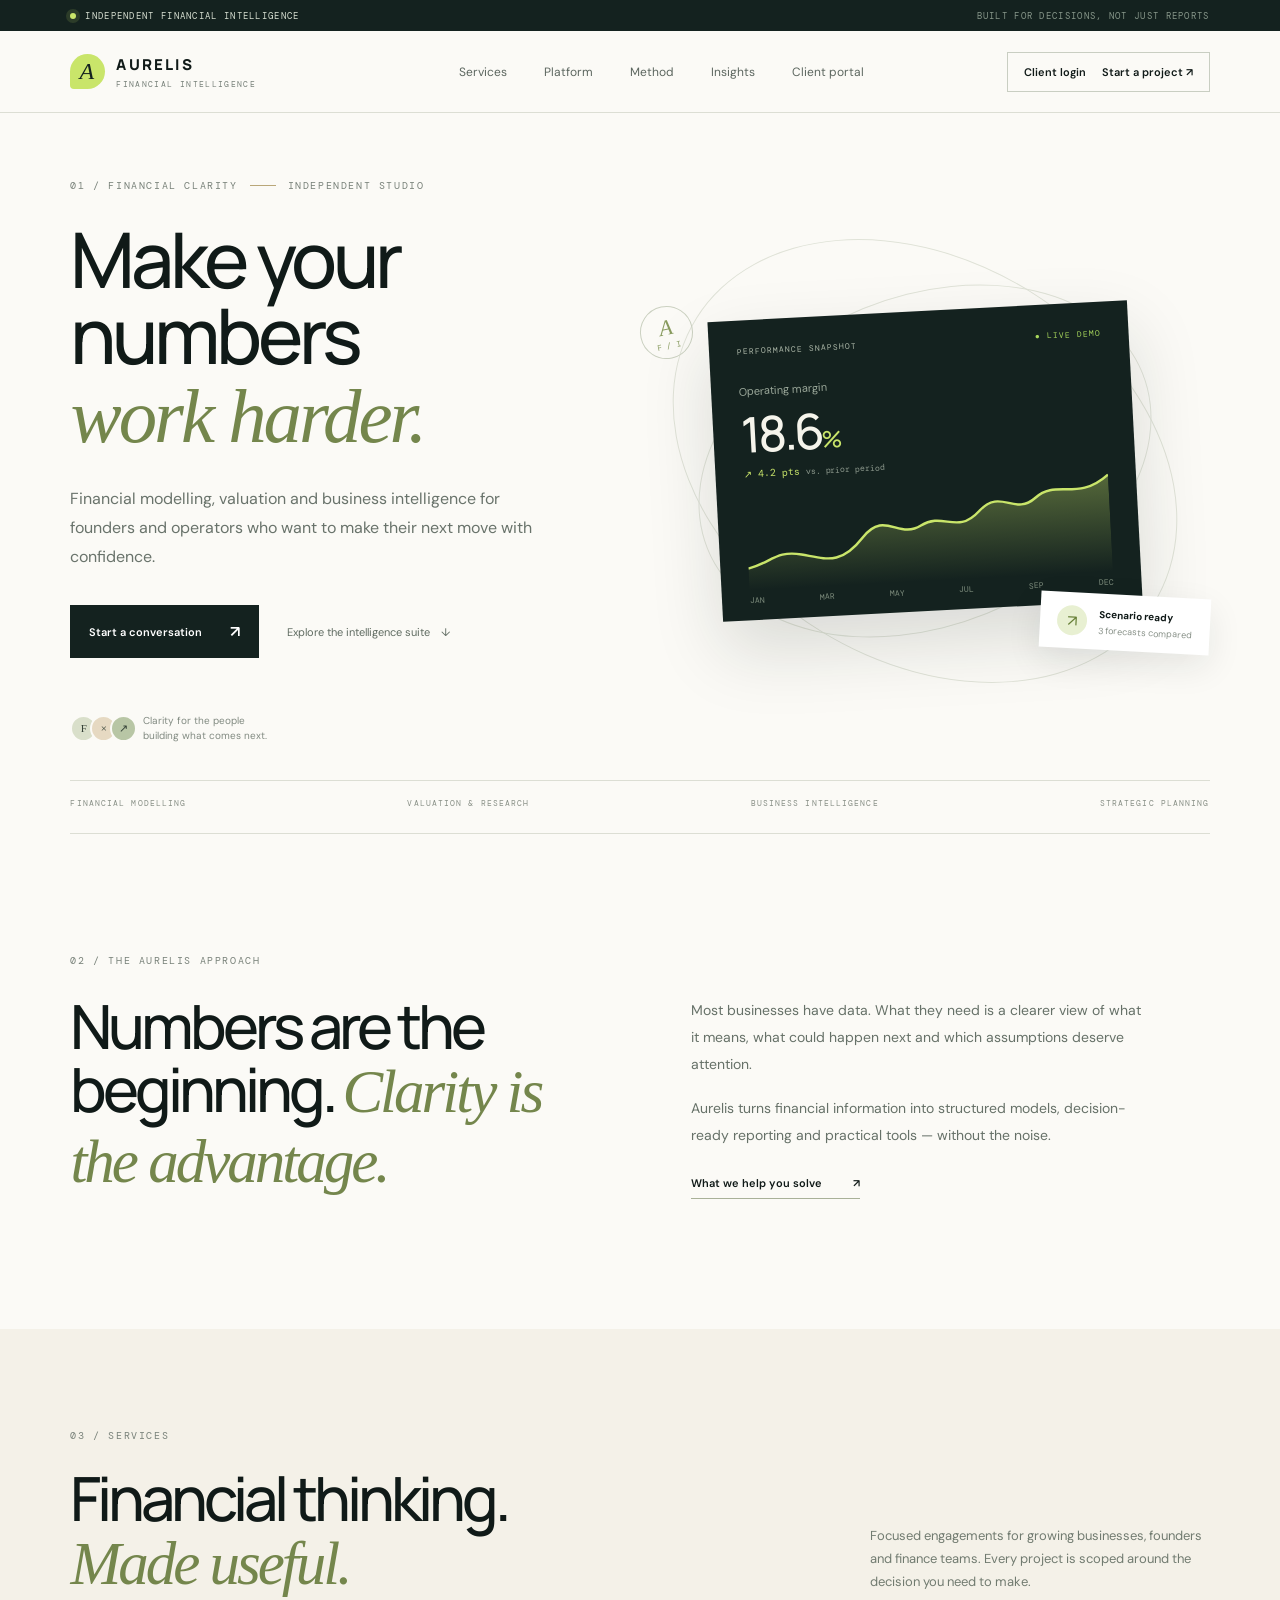
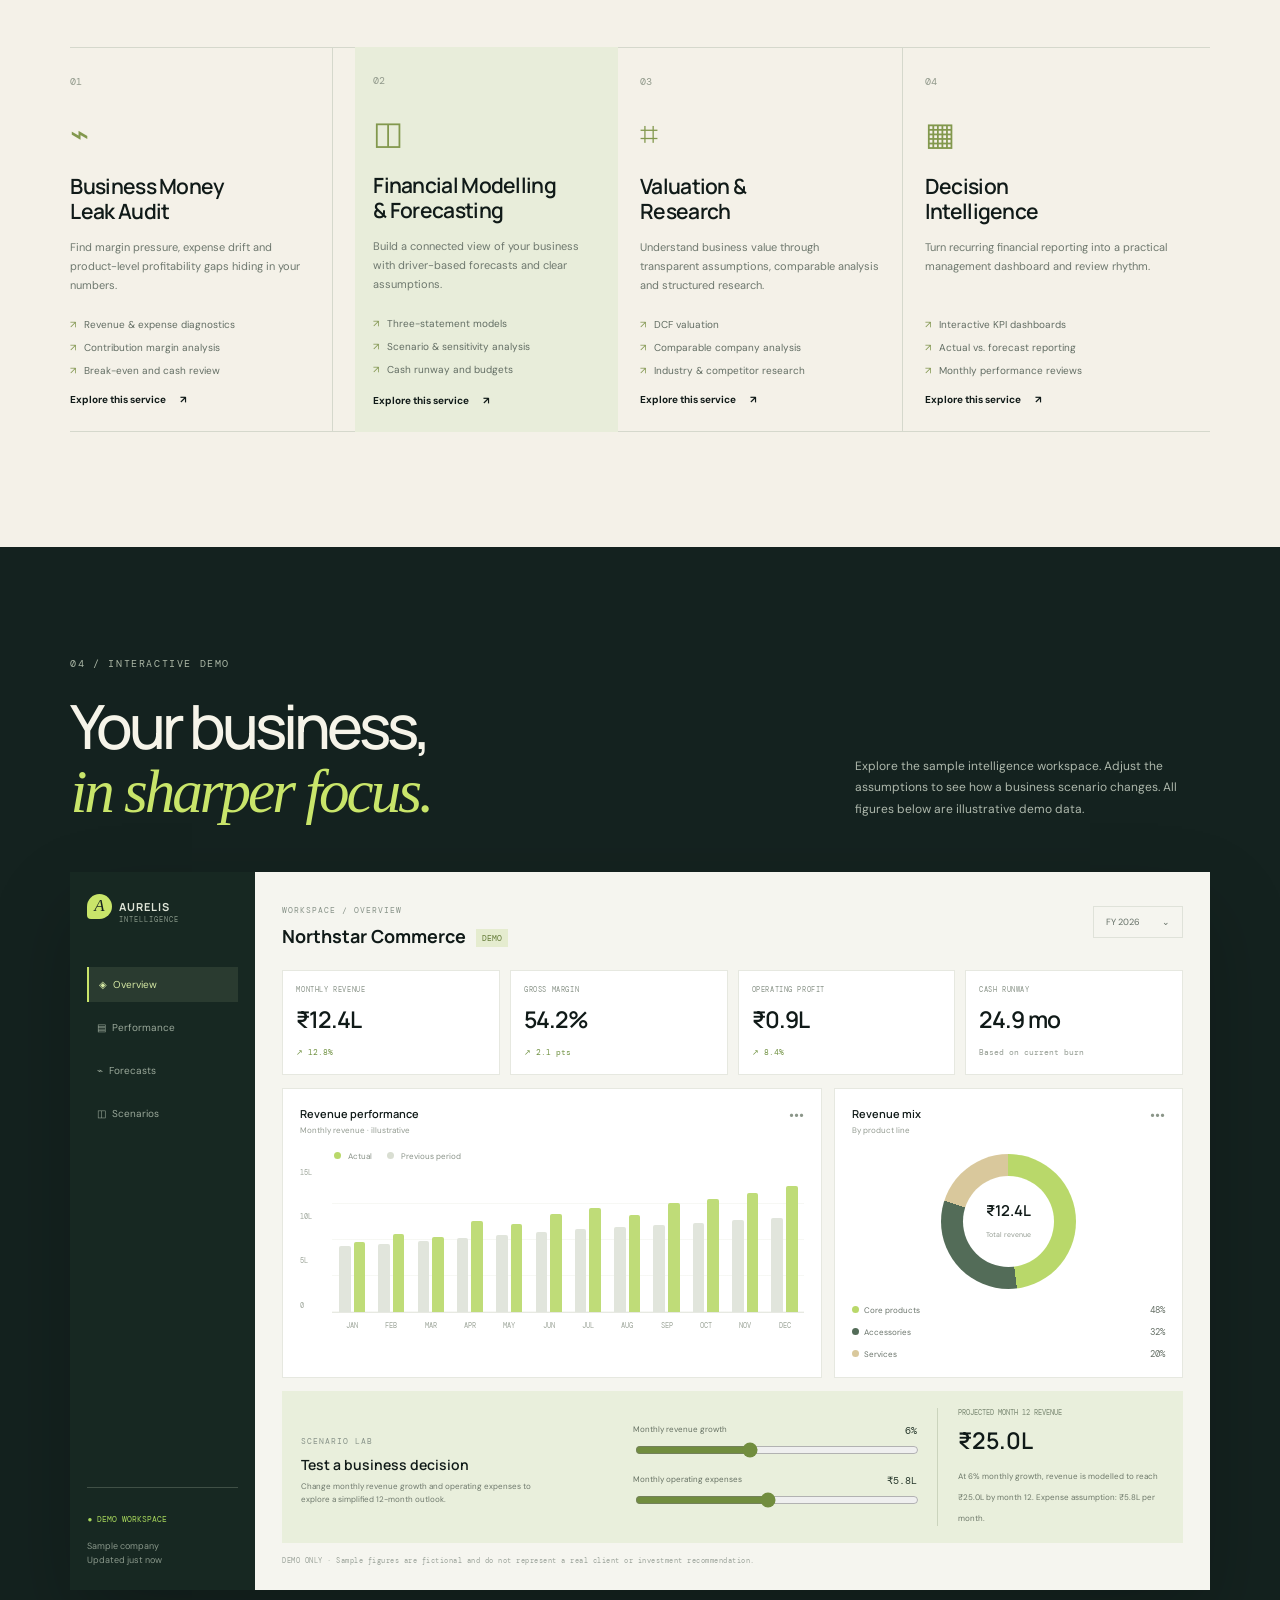
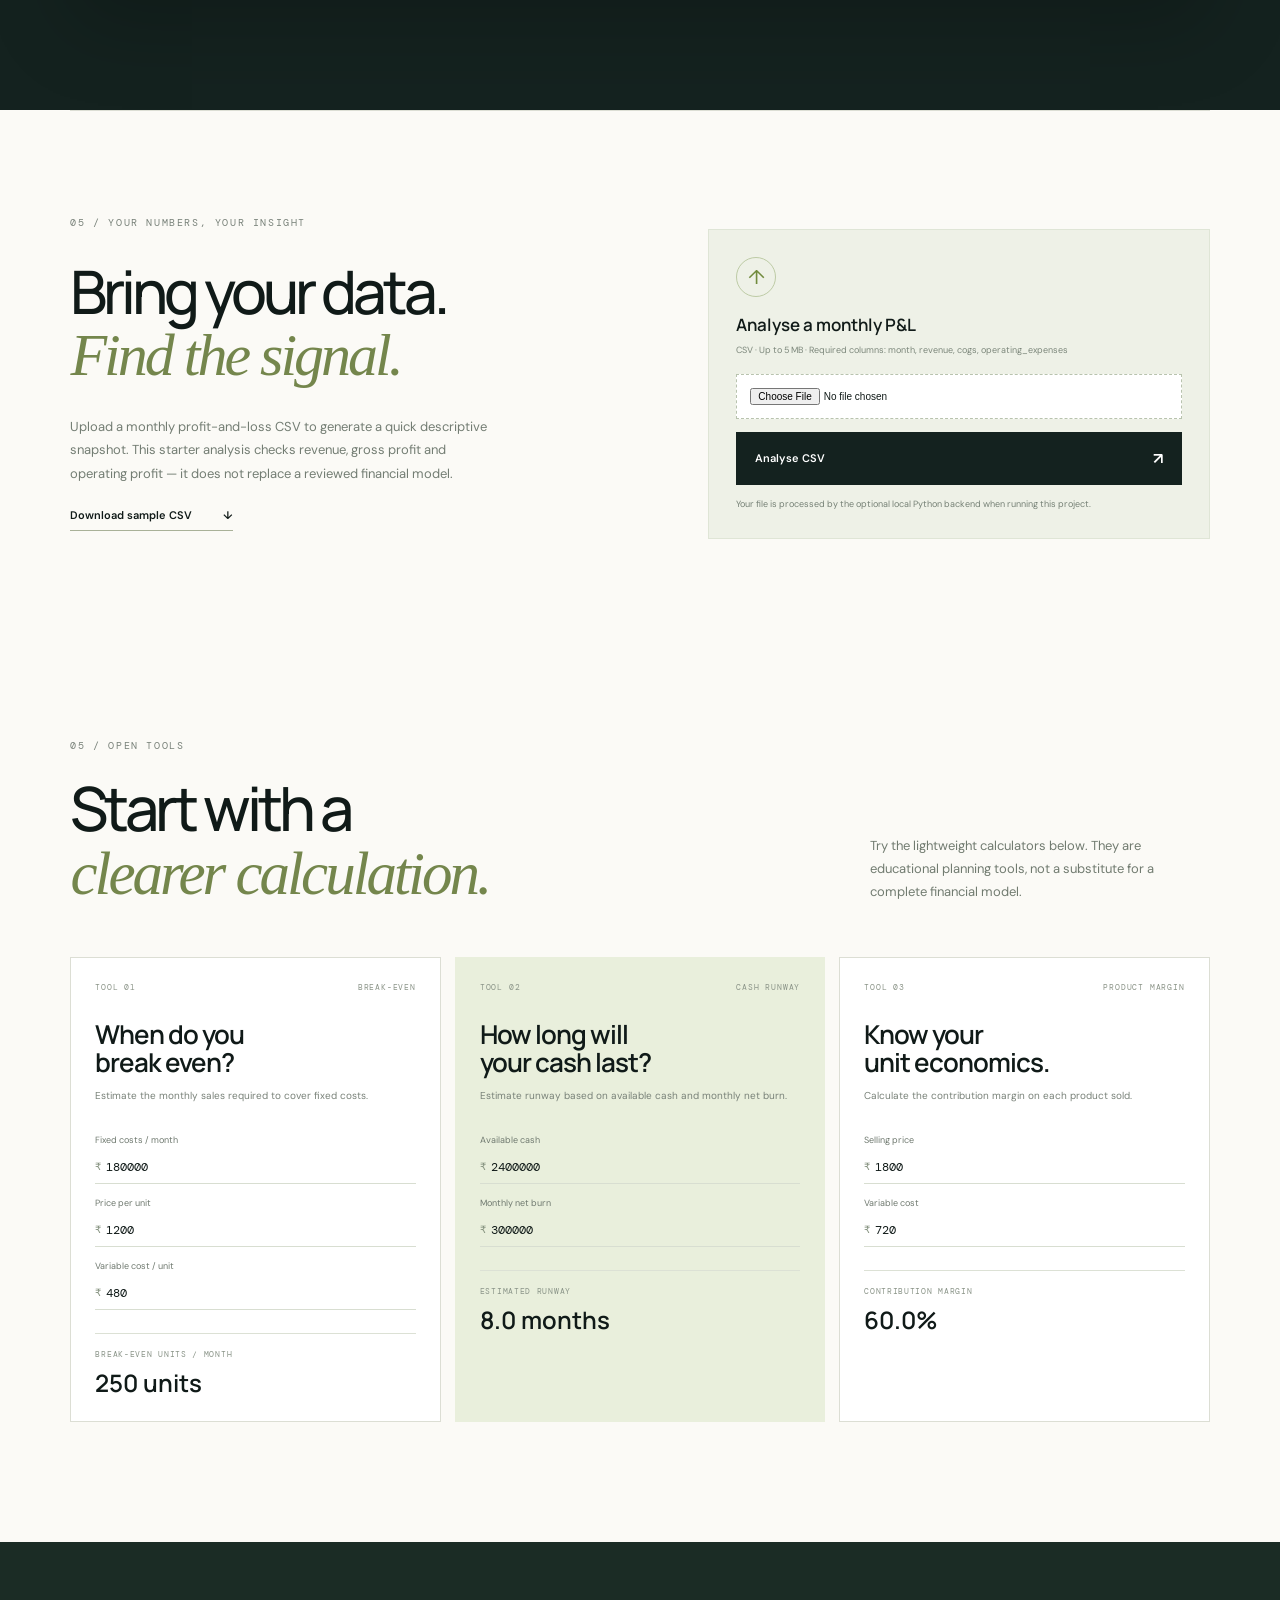
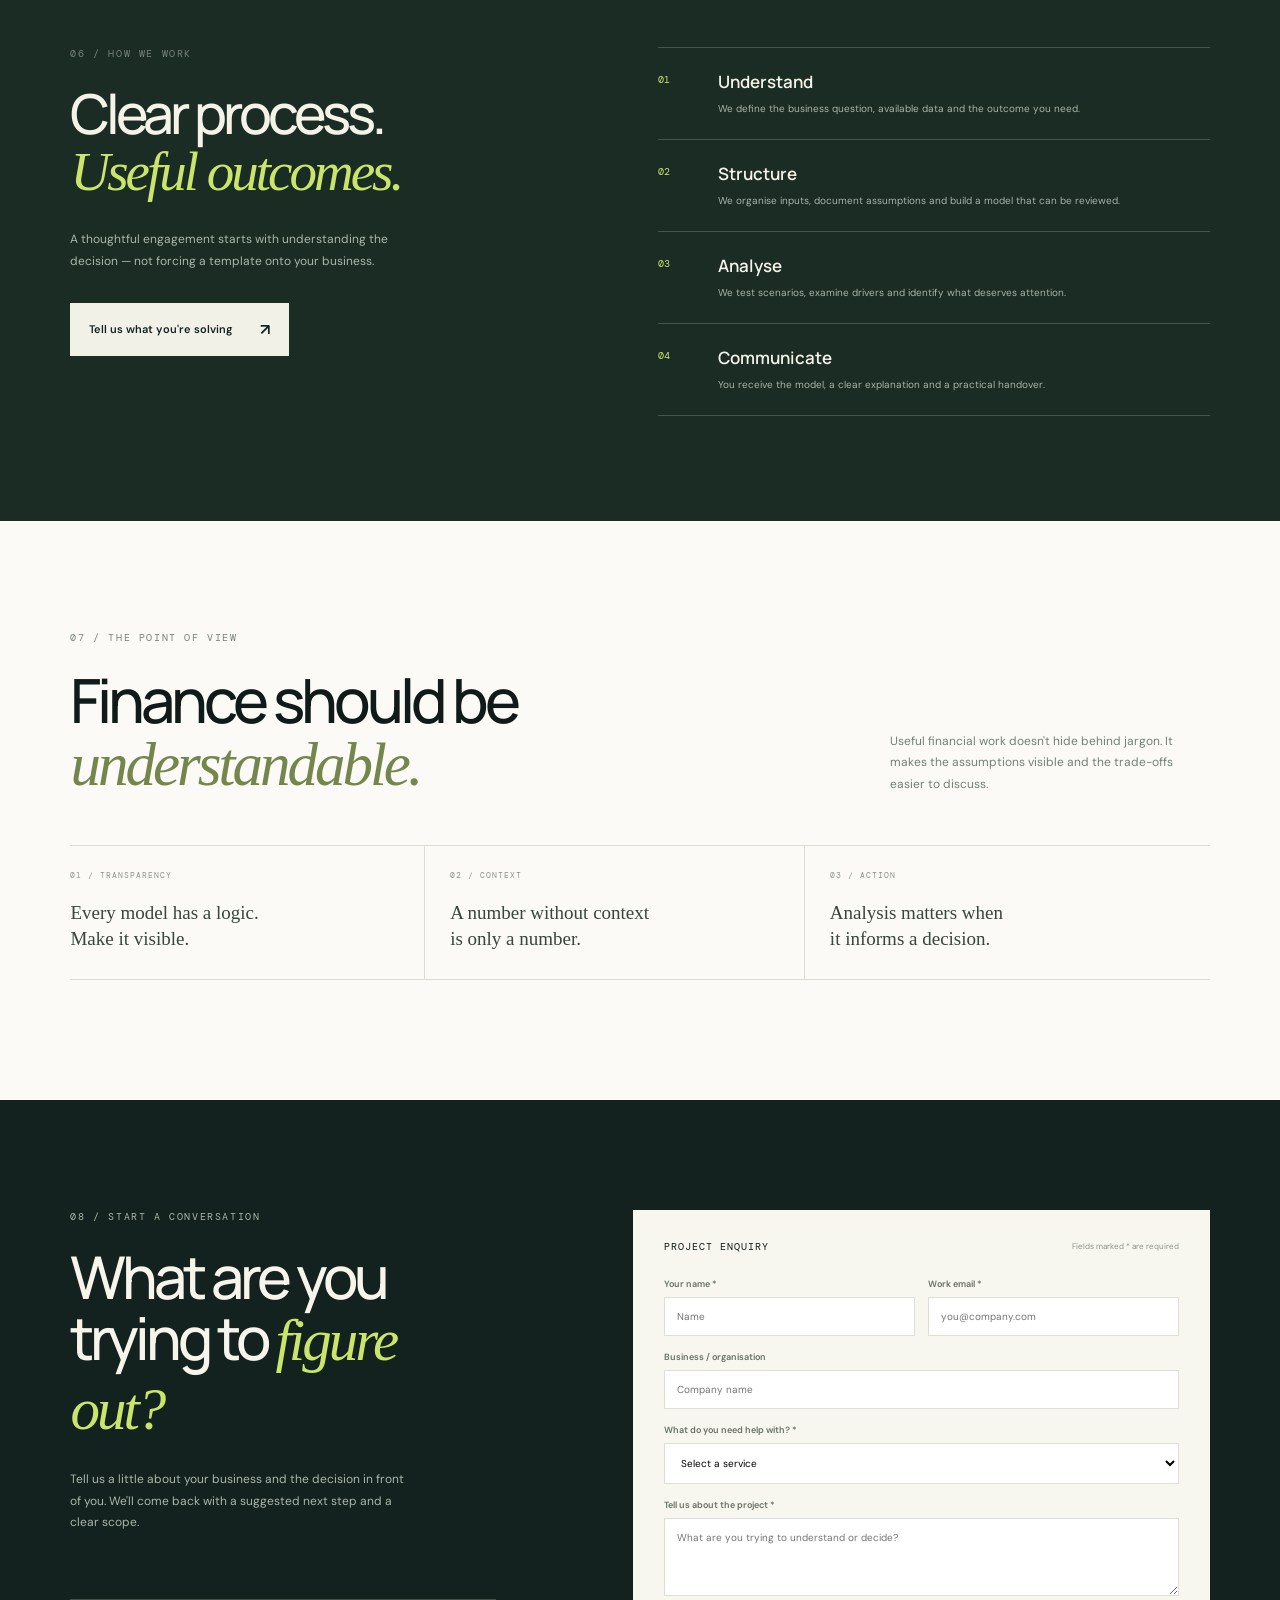
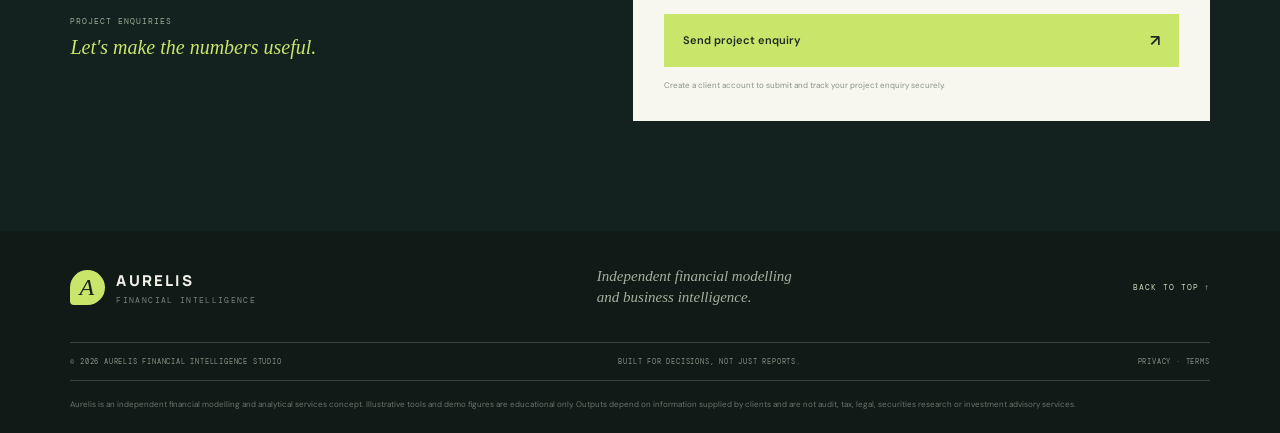
<file: index.html>
<!doctype html>
<html lang="en">
<head>
<meta charset="utf-8"><meta name="viewport" content="width=device-width,initial-scale=1">
<meta property="og:title" content="AURELIS — Financial Intelligence Studio"><meta property="og:description" content="Financial modelling, valuation and business intelligence for growing businesses."><meta property="og:type" content="website"><meta name="theme-color" content="#172820"><meta name="description" content="Aurelis Financial Intelligence Studio — financial modelling, business performance audits, valuation and decision tools for growing businesses.">
<title>Aurelis — Financial Intelligence Studio</title>
<link rel="preconnect" href="https://fonts.googleapis.com"><link rel="preconnect" href="https://fonts.gstatic.com" crossorigin>
<link href="https://fonts.googleapis.com/css2?family=DM+Mono:wght@400;500&family=DM+Sans:wght@400;500;600;700&family=Manrope:wght@400;500;600;700;800&display=swap" rel="stylesheet">
<link rel="stylesheet" href="static/styles.css">
</head>
<body>
<div class="announcement"><span class="pulse"></span> INDEPENDENT FINANCIAL INTELLIGENCE <span class="announce-right">BUILT FOR DECISIONS, NOT JUST REPORTS</span></div>
<header class="header"><a class="brand" href="#top"><span class="brand-mark">A</span><span>AURELIS<small>FINANCIAL INTELLIGENCE</small></span></a><nav id="nav"><a href="#services">Services</a><a href="#platform">Platform</a><a href="#method">Method</a><a href="#insights">Insights</a><a href="/portal">Client portal</a></nav><div class="header-cta" style="display:flex;gap:16px;align-items:center"><a href="/portal" style="color:inherit;text-decoration:none">Client login</a><a href="/portal" style="color:inherit;text-decoration:none">Start a project ↗</a></div><button class="menu-btn" id="menuBtn" aria-label="Toggle menu">☰</button></header>
<main id="top">
<section class="hero section-wrap"><div class="hero-copy"><div class="eyebrow"><span>01 / FINANCIAL CLARITY</span><i></i> INDEPENDENT STUDIO</div><h1>Make your numbers<br><em>work harder.</em></h1><p class="hero-lede">Financial modelling, valuation and business intelligence for founders and operators who want to make their next move with confidence.</p><div class="hero-actions"><a class="btn btn-dark" href="#contact">Start a conversation <span>↗</span></a><a class="text-link" href="#platform">Explore the intelligence suite <span>↓</span></a></div><div class="hero-proof"><div class="avatar-stack"><b>F</b><b>×</b><b>↗</b></div><span>Clarity for the people<br>building what comes next.</span></div></div>
<div class="hero-art"><div class="orbit orbit-one"></div><div class="orbit orbit-two"></div><div class="hero-card card-float"><div class="card-top"><span>PERFORMANCE SNAPSHOT</span><span class="live-dot">● LIVE DEMO</span></div><div class="metric-label">Operating margin</div><div class="big-number">18.6<span>%</span></div><div class="positive">↗ 4.2 pts <small>vs. prior period</small></div><svg class="hero-chart" viewBox="0 0 440 130" preserveAspectRatio="none"><defs><linearGradient id="area" x1="0" x2="0" y1="0" y2="1"><stop offset="0" stop-color="#c9e56a" stop-opacity=".36"/><stop offset="1" stop-color="#c9e56a" stop-opacity="0"/></linearGradient></defs><path d="M0 103 C28 97 35 82 65 89 S112 105 140 72 S183 77 211 61 S254 75 282 47 S324 56 351 34 S401 42 440 10 V130 H0Z" fill="url(#area)"/><path d="M0 103 C28 97 35 82 65 89 S112 105 140 72 S183 77 211 61 S254 75 282 47 S324 56 351 34 S401 42 440 10" fill="none" stroke="#c9e56a" stroke-width="3"/></svg><div class="chart-axis"><span>JAN</span><span>MAR</span><span>MAY</span><span>JUL</span><span>SEP</span><span>DEC</span></div></div><div class="floating-note"><span class="note-icon">↗</span><div><b>Scenario ready</b><small>3 forecasts compared</small></div></div><div class="hero-stamp">A<br><small>F / I</small></div></div>
<div class="hero-bottom"><span>FINANCIAL MODELLING</span><span>VALUATION & RESEARCH</span><span>BUSINESS INTELLIGENCE</span><span>STRATEGIC PLANNING</span></div></section>
<section class="intro section-wrap" id="method"><div class="section-kicker">02 / THE AURELIS APPROACH</div><div class="intro-grid"><h2>Numbers are the<br>beginning. <em>Clarity is<br>the advantage.</em></h2><div class="intro-text"><p>Most businesses have data. What they need is a clearer view of what it means, what could happen next and which assumptions deserve attention.</p><p>Aurelis turns financial information into structured models, decision-ready reporting and practical tools — without the noise.</p><a class="under-link" href="#services">What we help you solve <span>↗</span></a></div></div></section>
<section class="services-section" id="services"><div class="section-wrap"><div class="section-head"><div><div class="section-kicker">03 / SERVICES</div><h2>Financial thinking.<br><em>Made useful.</em></h2></div><p>Focused engagements for growing businesses, founders and finance teams. Every project is scoped around the decision you need to make.</p></div><div class="service-grid">
<article class="service-card"><div class="service-no">01</div><div class="service-icon">⌁</div><h3>Business Money<br>Leak Audit</h3><p>Find margin pressure, expense drift and product-level profitability gaps hiding in your numbers.</p><ul><li>Revenue & expense diagnostics</li><li>Contribution margin analysis</li><li>Break-even and cash review</li></ul><a href="#contact">Explore this service <span>↗</span></a></article>
<article class="service-card featured"><div class="service-no">02</div><div class="service-icon">◫</div><h3>Financial Modelling<br>& Forecasting</h3><p>Build a connected view of your business with driver-based forecasts and clear assumptions.</p><ul><li>Three-statement models</li><li>Scenario & sensitivity analysis</li><li>Cash runway and budgets</li></ul><a href="#contact">Explore this service <span>↗</span></a></article>
<article class="service-card"><div class="service-no">03</div><div class="service-icon">⌗</div><h3>Valuation &<br>Research</h3><p>Understand business value through transparent assumptions, comparable analysis and structured research.</p><ul><li>DCF valuation</li><li>Comparable company analysis</li><li>Industry & competitor research</li></ul><a href="#contact">Explore this service <span>↗</span></a></article>
<article class="service-card"><div class="service-no">04</div><div class="service-icon">▦</div><h3>Decision<br>Intelligence</h3><p>Turn recurring financial reporting into a practical management dashboard and review rhythm.</p><ul><li>Interactive KPI dashboards</li><li>Actual vs. forecast reporting</li><li>Monthly performance reviews</li></ul><a href="#contact">Explore this service <span>↗</span></a></article>
</div></div></section>
<section class="platform-section" id="platform"><div class="section-wrap"><div class="platform-head"><div><div class="section-kicker light-kicker">04 / INTERACTIVE DEMO</div><h2>Your business,<br><em>in sharper focus.</em></h2></div><p>Explore the sample intelligence workspace. Adjust the assumptions to see how a business scenario changes. All figures below are illustrative demo data.</p></div><div class="dashboard-shell"><aside class="dash-sidebar"><div class="dash-brand"><span class="brand-mark small">A</span> AURELIS <small>INTELLIGENCE</small></div><div class="dash-menu"><span class="dash-active">◈ &nbsp;Overview</span><span>▤ &nbsp;Performance</span><span>⌁ &nbsp;Forecasts</span><span>◫ &nbsp;Scenarios</span></div><div class="dash-side-bottom"><span class="live-dot">● DEMO WORKSPACE</span><small>Sample company<br>Updated just now</small></div></aside><div class="dash-main"><div class="dash-top"><div><span class="dash-overline">WORKSPACE / OVERVIEW</span><h3>Northstar Commerce <span class="demo-tag">DEMO</span></h3></div><div class="period-select">FY 2026 <span>⌄</span></div></div><div class="kpi-grid"><div class="kpi"><small>MONTHLY REVENUE</small><strong id="kpiRevenue">₹12.4L</strong><span class="kpi-up">↗ 12.8%</span></div><div class="kpi"><small>GROSS MARGIN</small><strong id="kpiMargin">54.2%</strong><span class="kpi-up">↗ 2.1 pts</span></div><div class="kpi"><small>OPERATING PROFIT</small><strong id="kpiProfit">₹1.86L</strong><span class="kpi-up">↗ 8.4%</span></div><div class="kpi"><small>CASH RUNWAY</small><strong id="kpiRunway">8.4 mo</strong><span class="kpi-neutral">Based on current burn</span></div></div><div class="dash-content-grid"><div class="dash-panel revenue-panel"><div class="panel-heading"><div><b>Revenue performance</b><small>Monthly revenue · illustrative</small></div><span class="panel-menu">•••</span></div><div class="chart-legend"><span><i class="legend-lime"></i> Actual</span><span><i class="legend-muted"></i> Previous period</span></div><div class="bar-chart" id="revenueChart"><div class="y-labels"><span>15L</span><span>10L</span><span>5L</span><span>0</span></div><div class="bars"></div></div><div class="month-labels"><span>JAN</span><span>FEB</span><span>MAR</span><span>APR</span><span>MAY</span><span>JUN</span><span>JUL</span><span>AUG</span><span>SEP</span><span>OCT</span><span>NOV</span><span>DEC</span></div></div><div class="dash-panel mix-panel"><div class="panel-heading"><div><b>Revenue mix</b><small>By product line</small></div><span class="panel-menu">•••</span></div><div class="donut-wrap"><div class="donut"><div><b>₹12.4L</b><small>Total revenue</small></div></div></div><div class="mix-legend"><span><i class="mix-a"></i> Core products <b>48%</b></span><span><i class="mix-b"></i> Accessories <b>32%</b></span><span><i class="mix-c"></i> Services <b>20%</b></span></div></div></div><div class="scenario-panel"><div><span class="scenario-label">SCENARIO LAB</span><h4>Test a business decision</h4><p>Change monthly revenue growth and operating expenses to explore a simplified 12-month outlook.</p></div><div class="scenario-controls"><label>Monthly revenue growth <strong id="growthValue">6%</strong><input id="growthSlider" type="range" min="0" max="15" value="6"></label><label>Monthly operating expenses <strong id="expenseValue">₹5.8L</strong><input id="expenseSlider" type="range" min="3" max="9" step="0.1" value="5.8"></label></div><div class="scenario-result"><small>PROJECTED MONTH 12 REVENUE</small><b id="projectedRevenue">₹25.0L</b><span id="scenarioInsight">At this growth rate, revenue more than doubles over 12 months.</span></div></div><div class="dash-disclaimer">DEMO ONLY · Sample figures are fictional and do not represent a real client or investment recommendation.</div></div></div></div></section>
<section class="upload-section section-wrap" id="analysis"><div class="section-kicker">05 / YOUR NUMBERS, YOUR INSIGHT</div><div class="upload-grid"><div><h2>Bring your data.<br><em>Find the signal.</em></h2><p>Upload a monthly profit-and-loss CSV to generate a quick descriptive snapshot. This starter analysis checks revenue, gross profit and operating profit — it does not replace a reviewed financial model.</p><a class="under-link" href="examples/sample_monthly_financials.csv" download>Download sample CSV <span>↓</span></a></div><div class="upload-card"><div class="upload-icon">↑</div><b>Analyse a monthly P&amp;L</b><small>CSV · Up to 5 MB · Required columns: month, revenue, cogs, operating_expenses</small><input type="file" id="csvFile" accept=".csv,text/csv"><button class="btn btn-dark" id="analyzeBtn" type="button">Analyse CSV <span>↗</span></button><div id="analysisStatus" class="analysis-status">Your file is processed by the optional local Python backend when running this project.</div><div id="analysisResults" class="analysis-results" hidden></div></div></div></section>
<section class="tools-section section-wrap"><div class="section-kicker">05 / OPEN TOOLS</div><div class="section-head"><h2>Start with a<br><em>clearer calculation.</em></h2><p>Try the lightweight calculators below. They are educational planning tools, not a substitute for a complete financial model.</p></div><div class="calculator-grid"><div class="calculator-card"><div class="calc-top"><span>TOOL 01</span><span>BREAK-EVEN</span></div><h3>When do you<br>break even?</h3><p>Estimate the monthly sales required to cover fixed costs.</p><label>Fixed costs / month <div class="input-wrap"><span>₹</span><input id="fixedCost" type="number" value="180000" min="0"></div></label><label>Price per unit <div class="input-wrap"><span>₹</span><input id="unitPrice" type="number" value="1200" min="0"></div></label><label>Variable cost / unit <div class="input-wrap"><span>₹</span><input id="variableCost" type="number" value="480" min="0"></div></label><div class="calc-output"><small>BREAK-EVEN UNITS / MONTH</small><strong id="breakEvenResult">250 units</strong></div></div><div class="calculator-card lime-card"><div class="calc-top"><span>TOOL 02</span><span>CASH RUNWAY</span></div><h3>How long will<br>your cash last?</h3><p>Estimate runway based on available cash and monthly net burn.</p><label>Available cash <div class="input-wrap"><span>₹</span><input id="cashAvailable" type="number" value="2400000" min="0"></div></label><label>Monthly net burn <div class="input-wrap"><span>₹</span><input id="monthlyBurn" type="number" value="300000" min="0"></div></label><div class="calc-output"><small>ESTIMATED RUNWAY</small><strong id="runwayResult">8.0 months</strong></div></div><div class="calculator-card"><div class="calc-top"><span>TOOL 03</span><span>PRODUCT MARGIN</span></div><h3>Know your<br>unit economics.</h3><p>Calculate the contribution margin on each product sold.</p><label>Selling price <div class="input-wrap"><span>₹</span><input id="sellPrice" type="number" value="1800" min="0"></div></label><label>Variable cost <div class="input-wrap"><span>₹</span><input id="productCost" type="number" value="720" min="0"></div></label><div class="calc-output"><small>CONTRIBUTION MARGIN</small><strong id="marginResult">60.0%</strong></div></div></div></section>
<section class="process-section"><div class="section-wrap process-grid"><div><div class="section-kicker">06 / HOW WE WORK</div><h2>Clear process.<br><em>Useful outcomes.</em></h2><p class="process-intro">A thoughtful engagement starts with understanding the decision — not forcing a template onto your business.</p><a class="btn btn-light" href="#contact">Tell us what you're solving <span>↗</span></a></div><div class="process-list"><div><span>01</span><section><h3>Understand</h3><p>We define the business question, available data and the outcome you need.</p></section></div><div><span>02</span><section><h3>Structure</h3><p>We organise inputs, document assumptions and build a model that can be reviewed.</p></section></div><div><span>03</span><section><h3>Analyse</h3><p>We test scenarios, examine drivers and identify what deserves attention.</p></section></div><div><span>04</span><section><h3>Communicate</h3><p>You receive the model, a clear explanation and a practical handover.</p></section></div></div></div></section>
<section class="insights-section section-wrap" id="insights"><div class="section-kicker">07 / THE POINT OF VIEW</div><div class="insights-head"><h2>Finance should be<br><em>understandable.</em></h2><p>Useful financial work doesn't hide behind jargon. It makes the assumptions visible and the trade-offs easier to discuss.</p></div><div class="insight-strip"><div><span>01 / TRANSPARENCY</span><b>Every model has a logic.<br>Make it visible.</b></div><div><span>02 / CONTEXT</span><b>A number without context<br>is only a number.</b></div><div><span>03 / ACTION</span><b>Analysis matters when<br>it informs a decision.</b></div></div></section>
<section class="contact-section" id="contact"><div class="section-wrap contact-grid"><div><div class="section-kicker light-kicker">08 / START A CONVERSATION</div><h2>What are you<br>trying to <em>figure out?</em></h2><p>Tell us a little about your business and the decision in front of you. We'll come back with a suggested next step and a clear scope.</p><div class="contact-aside"><span>PROJECT ENQUIRIES</span><b>Let's make the numbers useful.</b></div></div><form id="enquiryForm" class="enquiry-form"><div class="form-heading"><span>PROJECT ENQUIRY</span><small>Fields marked * are required</small></div><div class="form-row"><label>Your name *<input name="name" required placeholder="Name"></label><label>Work email *<input name="email" type="email" required placeholder="you@company.com"></label></div><label>Business / organisation<input name="business" placeholder="Company name"></label><label>What do you need help with? *<select name="service" required><option value="">Select a service</option><option>Business Money Leak Audit</option><option>Financial Modelling & Forecasting</option><option>Valuation & Research</option><option>Decision Intelligence Dashboard</option><option>Not sure yet — let's discuss</option></select></label><label>Tell us about the project *<textarea name="message" required rows="4" placeholder="What are you trying to understand or decide?"></textarea></label><button class="btn btn-lime" type="submit">Send project enquiry <span>↗</span></button><p class="form-note" id="formStatus">Create a client account to submit and track your project enquiry securely.</p></form></div></section>
</main>
<footer class="footer"><div class="section-wrap footer-top"><a class="brand footer-brand" href="#top"><span class="brand-mark">A</span><span>AURELIS<small>FINANCIAL INTELLIGENCE</small></span></a><p>Independent financial modelling<br>and business intelligence.</p><a href="#top" class="back-top">BACK TO TOP ↑</a></div><div class="section-wrap footer-bottom"><span>© 2026 AURELIS FINANCIAL INTELLIGENCE STUDIO</span><span>BUILT FOR DECISIONS, NOT JUST REPORTS.</span><span><a href="/privacy">PRIVACY</a> · <a href="/terms">TERMS</a></span></div><div class="section-wrap legal-note">Aurelis is an independent financial modelling and analytical services concept. Illustrative tools and demo figures are educational only. Outputs depend on information supplied by clients and are not audit, tax, legal, securities research or investment advisory services.</div></footer>
<script src="static/app.js"></script>
</body></html>
</file>
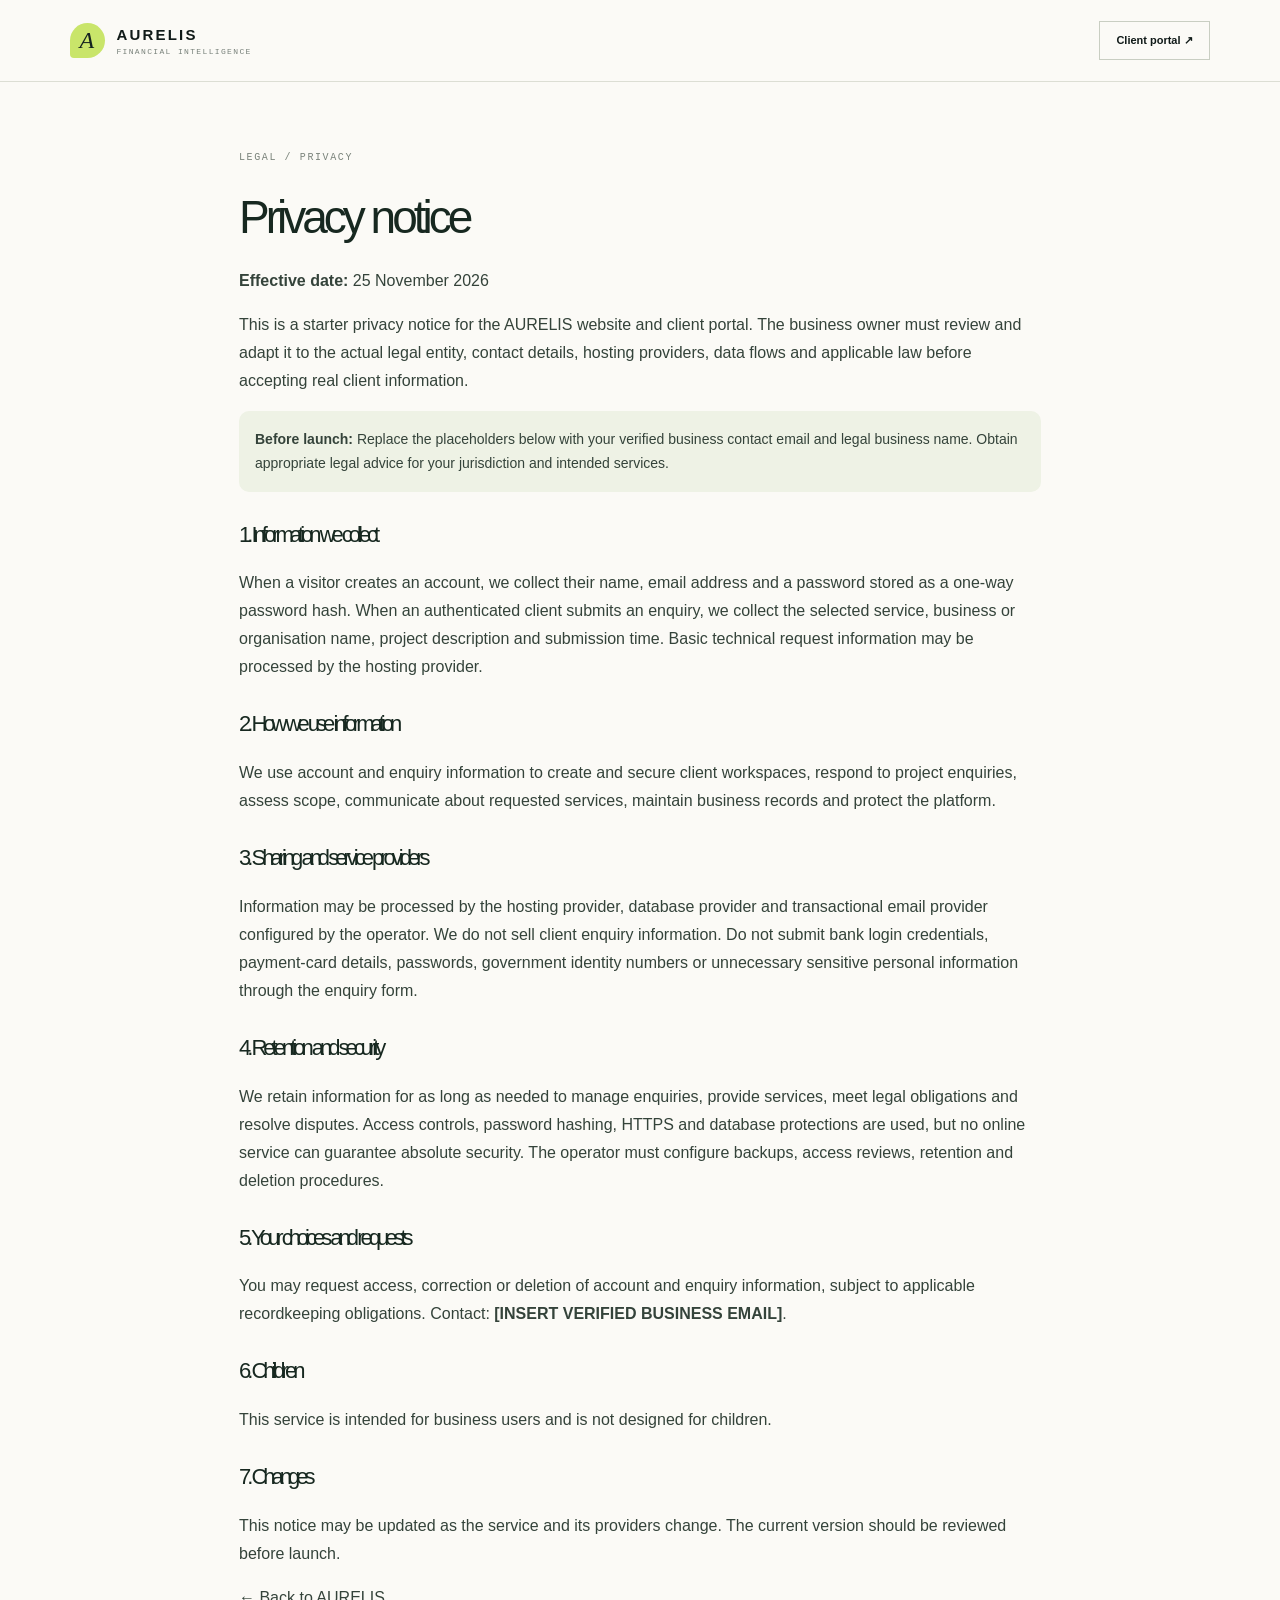
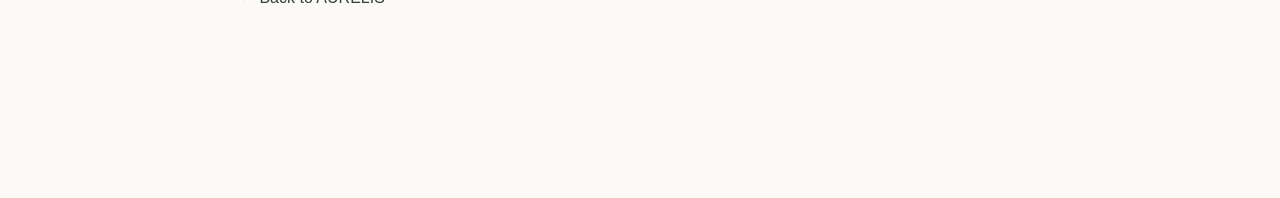
<file: privacy.html>
<!doctype html><html lang="en"><head><meta charset="utf-8"><meta name="viewport" content="width=device-width,initial-scale=1"><title>Privacy Notice — AURELIS</title><link rel="stylesheet" href="static/styles.css"><style>.legal{max-width:850px;margin:70px auto;padding:0 24px 100px;line-height:1.75;color:#34433a}.legal h1,.legal h2{font-family:Manrope,sans-serif;color:#172820}.legal h1{font-size:46px;line-height:1.1}.legal h2{font-size:22px;margin-top:32px}.legal .notice{padding:16px;background:#eef2e5;border-radius:10px;font-size:14px}</style></head><body><header class="header"><a class="brand" href="/"><span class="brand-mark">A</span><span>AURELIS<small>FINANCIAL INTELLIGENCE</small></span></a><a class="header-cta" href="/portal">Client portal ↗</a></header><main class="legal"><div class="section-kicker">LEGAL / PRIVACY</div><h1>Privacy notice</h1><p><b>Effective date:</b> 25 November 2026</p><p>This is a starter privacy notice for the AURELIS website and client portal. The business owner must review and adapt it to the actual legal entity, contact details, hosting providers, data flows and applicable law before accepting real client information.</p><div class="notice"><b>Before launch:</b> Replace the placeholders below with your verified business contact email and legal business name. Obtain appropriate legal advice for your jurisdiction and intended services.</div><h2>1. Information we collect</h2><p>When a visitor creates an account, we collect their name, email address and a password stored as a one-way password hash. When an authenticated client submits an enquiry, we collect the selected service, business or organisation name, project description and submission time. Basic technical request information may be processed by the hosting provider.</p><h2>2. How we use information</h2><p>We use account and enquiry information to create and secure client workspaces, respond to project enquiries, assess scope, communicate about requested services, maintain business records and protect the platform.</p><h2>3. Sharing and service providers</h2><p>Information may be processed by the hosting provider, database provider and transactional email provider configured by the operator. We do not sell client enquiry information. Do not submit bank login credentials, payment-card details, passwords, government identity numbers or unnecessary sensitive personal information through the enquiry form.</p><h2>4. Retention and security</h2><p>We retain information for as long as needed to manage enquiries, provide services, meet legal obligations and resolve disputes. Access controls, password hashing, HTTPS and database protections are used, but no online service can guarantee absolute security. The operator must configure backups, access reviews, retention and deletion procedures.</p><h2>5. Your choices and requests</h2><p>You may request access, correction or deletion of account and enquiry information, subject to applicable recordkeeping obligations. Contact: <b>[INSERT VERIFIED BUSINESS EMAIL]</b>.</p><h2>6. Children</h2><p>This service is intended for business users and is not designed for children.</p><h2>7. Changes</h2><p>This notice may be updated as the service and its providers change. The current version should be reviewed before launch.</p><p><a href="/">← Back to AURELIS</a></p></main></body></html>
</file>
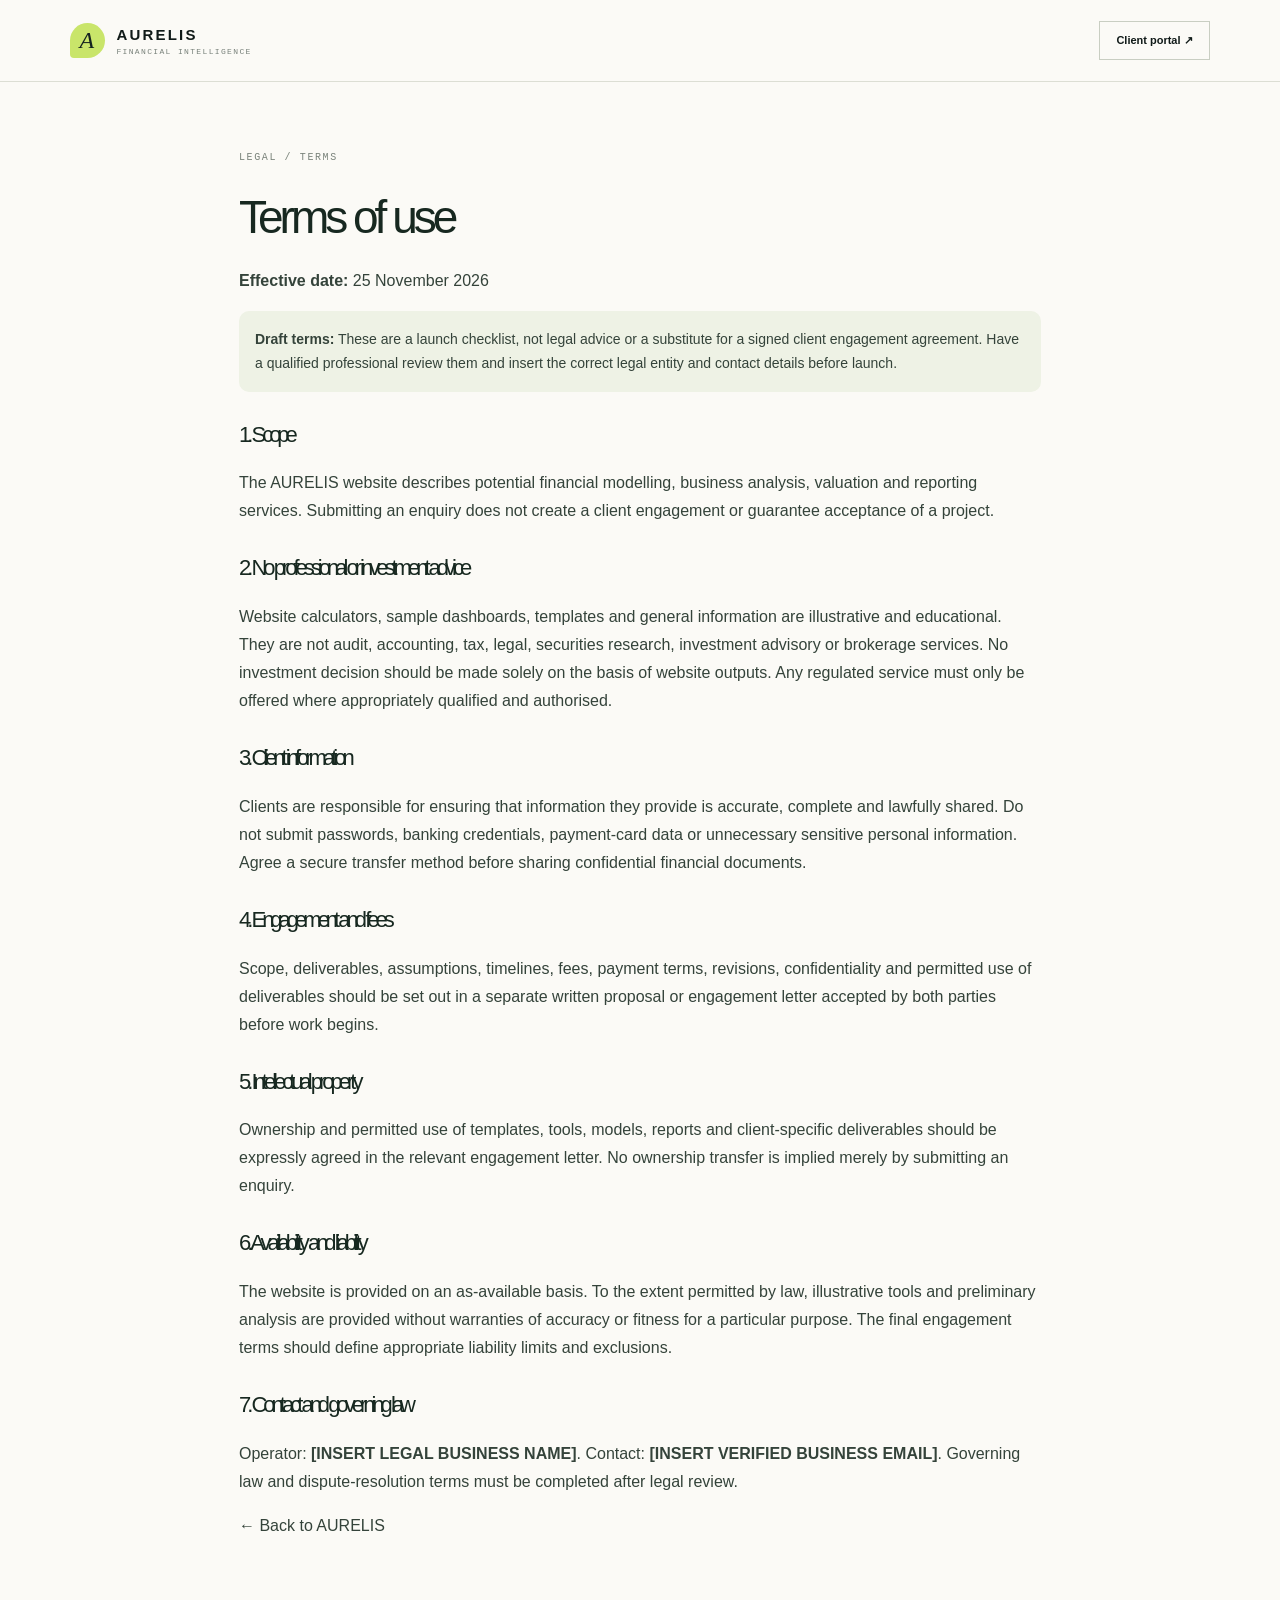
<file: terms.html>
<!doctype html><html lang="en"><head><meta charset="utf-8"><meta name="viewport" content="width=device-width,initial-scale=1"><title>Terms — AURELIS</title><link rel="stylesheet" href="static/styles.css"><style>.legal{max-width:850px;margin:70px auto;padding:0 24px 100px;line-height:1.75;color:#34433a}.legal h1,.legal h2{font-family:Manrope,sans-serif;color:#172820}.legal h1{font-size:46px;line-height:1.1}.legal h2{font-size:22px;margin-top:32px}.legal .notice{padding:16px;background:#eef2e5;border-radius:10px;font-size:14px}</style></head><body><header class="header"><a class="brand" href="/"><span class="brand-mark">A</span><span>AURELIS<small>FINANCIAL INTELLIGENCE</small></span></a><a class="header-cta" href="/portal">Client portal ↗</a></header><main class="legal"><div class="section-kicker">LEGAL / TERMS</div><h1>Terms of use</h1><p><b>Effective date:</b> 25 November 2026</p><div class="notice"><b>Draft terms:</b> These are a launch checklist, not legal advice or a substitute for a signed client engagement agreement. Have a qualified professional review them and insert the correct legal entity and contact details before launch.</div><h2>1. Scope</h2><p>The AURELIS website describes potential financial modelling, business analysis, valuation and reporting services. Submitting an enquiry does not create a client engagement or guarantee acceptance of a project.</p><h2>2. No professional or investment advice</h2><p>Website calculators, sample dashboards, templates and general information are illustrative and educational. They are not audit, accounting, tax, legal, securities research, investment advisory or brokerage services. No investment decision should be made solely on the basis of website outputs. Any regulated service must only be offered where appropriately qualified and authorised.</p><h2>3. Client information</h2><p>Clients are responsible for ensuring that information they provide is accurate, complete and lawfully shared. Do not submit passwords, banking credentials, payment-card data or unnecessary sensitive personal information. Agree a secure transfer method before sharing confidential financial documents.</p><h2>4. Engagement and fees</h2><p>Scope, deliverables, assumptions, timelines, fees, payment terms, revisions, confidentiality and permitted use of deliverables should be set out in a separate written proposal or engagement letter accepted by both parties before work begins.</p><h2>5. Intellectual property</h2><p>Ownership and permitted use of templates, tools, models, reports and client-specific deliverables should be expressly agreed in the relevant engagement letter. No ownership transfer is implied merely by submitting an enquiry.</p><h2>6. Availability and liability</h2><p>The website is provided on an as-available basis. To the extent permitted by law, illustrative tools and preliminary analysis are provided without warranties of accuracy or fitness for a particular purpose. The final engagement terms should define appropriate liability limits and exclusions.</p><h2>7. Contact and governing law</h2><p>Operator: <b>[INSERT LEGAL BUSINESS NAME]</b>. Contact: <b>[INSERT VERIFIED BUSINESS EMAIL]</b>. Governing law and dispute-resolution terms must be completed after legal review.</p><p><a href="/">← Back to AURELIS</a></p></main></body></html>
</file>
<file: static/styles.css>
:root{--ink:#101a18;--deep:#14221f;--cream:#f4f1e8;--paper:#fbfaf6;--lime:#c9e56a;--muted:#77817a;--line:#dcded4;--gold:#b9a779;--serif:Georgia,'Times New Roman',serif}*{box-sizing:border-box}html{scroll-behavior:smooth}body{margin:0;background:var(--paper);color:var(--ink);font-family:'DM Sans',sans-serif}a{color:inherit;text-decoration:none}.announcement{height:31px;background:var(--deep);color:#d7dfd1;padding:0 5.5%;font:9px 'DM Mono',monospace;letter-spacing:1.3px;display:flex;align-items:center;gap:9px}.announce-right{margin-left:auto;color:#87978a}.pulse,.live-dot{color:#a8d75c}.pulse{width:6px;height:6px;border-radius:50%;background:var(--lime);box-shadow:0 0 0 4px #c9e56a22}.header{height:82px;padding:0 5.5%;display:flex;align-items:center;justify-content:space-between;border-bottom:1px solid var(--line);background:#fbfaf6;position:sticky;top:0;z-index:20}.brand{display:flex;align-items:center;gap:11px;font:800 15px Manrope,sans-serif;letter-spacing:2.2px}.brand small{display:block;font:8px 'DM Mono',monospace;letter-spacing:1.35px;color:#78817a;margin-top:4px}.brand-mark{width:35px;height:35px;background:var(--lime);display:grid;place-items:center;font:italic 24px var(--serif);color:var(--deep);border-radius:50% 50% 50% 4px}.brand-mark.small{width:25px;height:25px;font-size:17px}.header nav{display:flex;gap:37px;margin-left:60px}.header nav a{font-size:12px;color:#5c665f}.header nav a:hover,.text-link:hover{color:#819d34}.header-cta{border:1px solid #c9cec2;padding:12px 16px;font-size:11px;font-weight:600}.header-cta span{margin-left:15px}.menu-btn{display:none;background:none;border:0;font-size:22px}.section-wrap{width:min(1180px,89%);margin:auto}.hero{min-height:650px;display:grid;grid-template-columns:1fr 1fr;align-items:center;position:relative;padding-top:66px;padding-bottom:90px}.eyebrow,.section-kicker{font:10px 'DM Mono',monospace;letter-spacing:1.6px;color:#79827a}.eyebrow{display:flex;align-items:center;gap:12px}.eyebrow i{width:26px;height:1px;background:var(--gold)}h1,h2,h3,p{margin-top:0}h1,h2{font:500 clamp(48px,6vw,78px)/.99 Manrope,sans-serif;letter-spacing:-4px;margin:29px 0 24px}h1 em,h2 em{font:italic 500 1em var(--serif);letter-spacing:-3px;color:#74864c}.hero-lede{max-width:480px;font-size:16px;line-height:1.8;color:#69736b}.hero-actions{display:flex;align-items:center;gap:28px;margin-top:34px}.btn{display:inline-flex;align-items:center;justify-content:space-between;gap:28px;padding:16px 19px;border:0;font:600 11px 'DM Sans';cursor:pointer;transition:.2s}.btn span{font-size:16px}.btn-dark{background:var(--deep);color:white}.btn-dark:hover{background:#293d35;transform:translateY(-2px)}.text-link{font-size:11px;color:#5f6b61}.text-link span{margin-left:8px}.hero-proof{display:flex;align-items:center;gap:13px;margin-top:55px;color:#818a81;font-size:10px;line-height:1.5}.avatar-stack{display:flex}.avatar-stack b{width:27px;height:27px;border-radius:50%;border:2px solid var(--paper);background:#d9dfca;display:grid;place-items:center;margin-right:-7px;font:11px var(--serif);color:#344137}.avatar-stack b:nth-child(2){background:#e6d9c2}.avatar-stack b:nth-child(3){background:#b8c6a5}.hero-art{height:460px;position:relative;display:grid;place-items:center}.orbit{position:absolute;border:1px solid #e0e3d8;border-radius:50%;transform:rotate(-22deg)}.orbit-one{width:470px;height:330px}.orbit-two{width:540px;height:400px;transform:rotate(32deg)}.hero-card{width:min(420px,90%);height:300px;background:var(--deep);color:#f5f4eb;padding:26px 28px;position:relative;z-index:2;box-shadow:0 30px 70px #14221f25;transform:rotate(-3deg)}.card-top{display:flex;justify-content:space-between;font:8px 'DM Mono';letter-spacing:1px;color:#aeb9aa}.live-dot{font-size:8px}.metric-label{font-size:11px;color:#9ba89a;margin-top:28px}.big-number{font:500 49px Manrope;letter-spacing:-3px;margin-top:2px}.big-number span{font-size:23px;color:var(--lime)}.positive{font:10px 'DM Mono';color:var(--lime)}.positive small{color:#8e9a8e}.hero-chart{width:100%;height:105px;margin-top:5px}.chart-axis{display:flex;justify-content:space-between;font:8px 'DM Mono';color:#7f8e7e}.floating-note{position:absolute;z-index:3;right:0;bottom:40px;background:#fff;padding:13px 17px;display:flex;gap:12px;align-items:center;box-shadow:0 12px 35px #14221f17;transform:rotate(3deg)}.note-icon{width:30px;height:30px;border-radius:50%;background:#e8f0d2;display:grid;place-items:center;color:#667f36}.floating-note b,.floating-note small{display:block}.floating-note b{font-size:10px}.floating-note small{font-size:9px;color:#889188;margin-top:4px}.hero-stamp{position:absolute;left:0;top:75px;width:53px;height:53px;border:1px solid #cbd1c1;border-radius:50%;display:grid;place-content:center;text-align:center;font:italic 22px var(--serif);color:#889b5e;transform:rotate(-12deg)}.hero-stamp small{font:8px 'DM Mono'}.hero-bottom{position:absolute;bottom:25px;left:0;right:0;display:flex;justify-content:space-between;border-top:1px solid var(--line);padding-top:17px;font:8px 'DM Mono';letter-spacing:1.1px;color:#899087}.intro{padding:120px 0 130px;border-top:1px solid var(--line)}.intro-grid{display:grid;grid-template-columns:1fr 1fr;gap:9%;align-items:center}.intro h2,.section-head h2,.platform-head h2,.process-grid h2,.insights-head h2{font-size:clamp(42px,5vw,61px);margin:26px 0 0}.intro-text{max-width:460px;padding-top:30px}.intro-text p{font-size:14px;line-height:1.9;color:#667168;margin-bottom:18px}.under-link{display:inline-block;border-bottom:1px solid #a9b198;padding-bottom:8px;margin-top:10px;font-size:11px;font-weight:600}.under-link span{margin-left:28px}.services-section{background:var(--cream);padding:100px 0 115px}.section-head{display:flex;justify-content:space-between;align-items:end;margin-bottom:48px}.section-head h2{margin-bottom:0}.section-head>p{max-width:340px;font-size:13px;line-height:1.8;color:#717b70;margin-bottom:5px}.service-grid{display:grid;grid-template-columns:repeat(4,1fr);border-top:1px solid #d5d8cc;border-bottom:1px solid #d5d8cc}.service-card{padding:27px 22px 30px 0;min-height:360px;border-right:1px solid #d5d8cc;margin-right:22px;position:relative}.service-card:last-child{border:0;margin-right:0}.service-no{font:10px 'DM Mono';color:#929a8c}.service-icon{font-size:32px;color:#82984d;margin:25px 0 19px}.service-card h3{font:600 21px/1.2 Manrope;letter-spacing:-.7px;margin-bottom:14px}.service-card p{font-size:11px;line-height:1.7;color:#6e786e;min-height:56px}.service-card ul{padding:0;list-style:none;margin:19px 0}.service-card li{font-size:10px;color:#626d63;padding:5px 0}.service-card li:before{content:'↗';color:#81964f;margin-right:8px}.service-card>a{position:absolute;bottom:25px;font-size:10px;font-weight:700}.service-card>a span{margin-left:12px}.featured{background:#e8edda;padding-left:18px;padding-right:18px;border:0;margin-top:-1px;margin-bottom:-1px}.platform-section{background:var(--deep);color:#f6f4e9;padding:110px 0 120px}.light-kicker{color:#aab6a5}.platform-head{display:flex;align-items:end;justify-content:space-between;margin-bottom:45px}.platform-head h2{margin-bottom:0}.platform-head h2 em,.process-grid h2 em,.contact-grid h2 em{color:var(--lime)}.platform-head>p{max-width:355px;font-size:12px;line-height:1.8;color:#aeb8ac;margin-bottom:6px}.dashboard-shell{display:grid;grid-template-columns:185px 1fr;background:#f5f5ef;color:var(--ink);min-height:590px;box-shadow:0 35px 80px #0003}.dash-sidebar{background:#172822;color:#dfe5d8;padding:22px 17px;display:flex;flex-direction:column}.dash-brand{font:700 11px Manrope;letter-spacing:1px;display:flex;align-items:center;gap:7px}.dash-brand small{font:7px 'DM Mono';color:#879688;display:block;position:absolute;margin:26px 0 0 32px}.dash-menu{display:grid;gap:8px;margin-top:48px}.dash-menu span{font-size:10px;padding:11px 10px;color:#9aa89a}.dash-menu .dash-active{background:#2a3b30;color:#d6e9a4;border-left:2px solid var(--lime)}.dash-side-bottom{margin-top:auto;border-top:1px solid #405046;padding-top:18px}.dash-side-bottom .live-dot{font:8px 'DM Mono'}.dash-side-bottom small{display:block;font-size:9px;line-height:1.6;color:#89978a;margin-top:12px}.dash-main{padding:25px 27px}.dash-top{display:flex;align-items:center;justify-content:space-between;margin-bottom:22px}.dash-overline,.scenario-label{font:8px 'DM Mono';letter-spacing:1px;color:#89948a}.dash-top h3{font:700 18px Manrope;margin:6px 0 0}.demo-tag{font:8px 'DM Mono';background:#e5eccf;color:#657c39;padding:4px 6px;vertical-align:middle;margin-left:6px}.period-select{border:1px solid #dfe2d9;padding:9px 12px;font-size:9px;color:#667168}.period-select span{margin-left:20px}.kpi-grid{display:grid;grid-template-columns:repeat(4,1fr);gap:10px}.kpi{background:#fff;border:1px solid #e6e8e0;padding:14px 13px;min-width:0}.kpi small{display:block;font:7px 'DM Mono';color:#8a9489;letter-spacing:.6px}.kpi strong{display:block;font:600 23px Manrope;letter-spacing:-1px;margin:9px 0 4px}.kpi-up,.kpi-neutral{font:8px 'DM Mono';color:#729344}.kpi-neutral{color:#929a90}.dash-content-grid{display:grid;grid-template-columns:1.55fr 1fr;gap:12px;margin-top:13px}.dash-panel{background:white;border:1px solid #e6e8e0;padding:17px}.panel-heading{display:flex;justify-content:space-between;align-items:start}.panel-heading b{display:block;font:600 11px Manrope}.panel-heading small{display:block;color:#939b91;font-size:8px;margin-top:4px}.panel-menu{font-size:14px;color:#8b9689}.chart-legend{display:flex;gap:15px;margin:16px 0 7px 34px;font-size:8px;color:#889187}.chart-legend i,.mix-legend i{display:inline-block;width:7px;height:7px;margin-right:5px;border-radius:50%}.legend-lime{background:#b9d86a}.legend-muted{background:#d9ded2}.bar-chart{height:145px;display:flex;position:relative}.y-labels{width:32px;display:flex;flex-direction:column;justify-content:space-between;font:7px 'DM Mono';color:#a0a89d;padding:0 0 3px}.bars{flex:1;display:flex;align-items:end;justify-content:space-around;border-bottom:1px solid #e7e9e2;background:repeating-linear-gradient(to bottom,transparent 0,transparent 35px,#eef0e9 36px)}.bar-group{height:100%;display:flex;align-items:end;gap:3px;width:5.7%;justify-content:center}.bar{width:43%;border-radius:2px 2px 0 0;background:#bfdc78;min-height:4px}.bar.prev{background:#e1e5dc}.month-labels{display:flex;justify-content:space-around;margin-left:32px;padding-top:8px;font:7px 'DM Mono';color:#a0a89d}.donut-wrap{display:grid;place-items:center;padding:19px 0 15px}.donut{width:135px;height:135px;border-radius:50%;background:conic-gradient(#b9d86a 0 48%,#536c58 48% 80%,#d9c89c 80% 100%);display:grid;place-items:center;position:relative}.donut:after{content:'';position:absolute;width:91px;height:91px;background:white;border-radius:50%}.donut>div{position:relative;z-index:1;text-align:center}.donut b{font:600 15px Manrope;display:block}.donut small{font-size:7px;color:#939b91}.mix-legend{display:grid;gap:10px}.mix-legend span{font-size:8px;color:#69736a;display:flex;align-items:center}.mix-legend b{margin-left:auto;font:9px 'DM Mono'}.mix-a{background:#b9d86a}.mix-b{background:#536c58}.mix-c{background:#d9c89c}.scenario-panel{display:grid;grid-template-columns:1.1fr 1fr .8fr;gap:20px;background:#e9efdc;margin-top:13px;padding:17px 19px;align-items:center}.scenario-panel h4{font:600 14px Manrope;margin:6px 0}.scenario-panel p{font-size:8px;line-height:1.6;color:#6e786c;margin:0;max-width:240px}.scenario-controls{display:grid;gap:14px}.scenario-controls label{font-size:8px;color:#667163}.scenario-controls strong{float:right;font:10px 'DM Mono';color:#26372b}.scenario-controls input{width:100%;accent-color:#718d3e;display:block;margin-top:8px}.scenario-result{border-left:1px solid #cbd4bd;padding-left:20px}.scenario-result small{display:block;font:7px 'DM Mono';color:#7b8973}.scenario-result b{font:600 23px Manrope;display:block;margin:7px 0}.scenario-result span{font-size:8px;line-height:1.5;color:#6d7869}.dash-disclaimer{font:7px 'DM Mono';color:#9ba39a;margin-top:13px;letter-spacing:.5px}.tools-section{padding:110px 0 120px}.tools-section .section-head{margin-top:0}.calculator-grid{display:grid;grid-template-columns:repeat(3,1fr);gap:14px}.calculator-card{border:1px solid var(--line);padding:24px 24px 22px;background:#fff}.calculator-card.lime-card{background:#e9efdc;border-color:#e9efdc}.calc-top{display:flex;justify-content:space-between;font:8px 'DM Mono';color:#8b9488;letter-spacing:.8px}.calculator-card h3{font:600 26px/1.1 Manrope;letter-spacing:-1px;margin:28px 0 10px}.calculator-card>p{font-size:10px;line-height:1.7;color:#788178;min-height:34px}.calculator-card label{display:block;font-size:9px;color:#6f796f;margin-top:13px}.input-wrap{display:flex;align-items:center;border-bottom:1px solid #d8ded1;margin-top:5px}.input-wrap span{font:10px 'DM Mono';color:#84917e}.input-wrap input{border:0;background:transparent;padding:8px 5px;outline:none;width:100%;font:12px 'DM Mono';color:var(--ink)}.calc-output{border-top:1px solid #dce1d5;margin-top:23px;padding-top:15px}.calc-output small{display:block;font:8px 'DM Mono';color:#8a9488;letter-spacing:.7px}.calc-output strong{font:600 24px Manrope;display:block;margin-top:7px}.process-section{background:#1b2c25;color:#f5f3e8;padding:105px 0}.process-grid{display:grid;grid-template-columns:.9fr 1.1fr;gap:12%}.process-grid h2{font-size:55px;margin:26px 0}.process-intro{max-width:330px;font-size:12px;line-height:1.8;color:#aab7a8;margin-bottom:30px}.btn-light{background:#f2f1e8;color:#14221f}.btn-light:hover{background:var(--lime)}.process-list>div{display:grid;grid-template-columns:45px 1fr;gap:15px;padding:22px 0;border-bottom:1px solid #46564b}.process-list>div:first-child{border-top:1px solid #46564b}.process-list>div>span{font:10px 'DM Mono';color:var(--lime);padding-top:3px}.process-list h3{font:600 17px Manrope;margin:0 0 7px}.process-list p{font-size:10px;line-height:1.7;color:#a8b4a6;margin:0;max-width:430px}.insights-section{padding:110px 0 120px}.insights-head{display:flex;justify-content:space-between;align-items:end}.insights-head h2{margin-bottom:45px}.insights-head>p{max-width:320px;font-size:12px;line-height:1.8;color:#748075;margin-bottom:50px}.insight-strip{display:grid;grid-template-columns:repeat(3,1fr);border-top:1px solid var(--line);border-bottom:1px solid var(--line)}.insight-strip>div{padding:24px 15px 27px 0;border-right:1px solid var(--line);margin-right:25px}.insight-strip>div:last-child{border:0}.insight-strip span{display:block;font:8px 'DM Mono';color:#8b9589;letter-spacing:1px;margin-bottom:20px}.insight-strip b{font:500 19px/1.35 var(--serif);color:#39463c}.contact-section{background:var(--deep);color:#f7f5eb;padding:110px 0}.contact-grid{display:grid;grid-template-columns:.85fr 1.15fr;gap:12%}.contact-grid h2{font-size:59px;margin:25px 0}.contact-grid>div>p{font-size:12px;line-height:1.8;color:#aab6a8;max-width:340px}.contact-aside{border-top:1px solid #435249;margin-top:65px;padding-top:16px}.contact-aside span{display:block;font:8px 'DM Mono';color:#9baa96;letter-spacing:1px;margin-bottom:10px}.contact-aside b{font:italic 20px var(--serif);color:var(--lime)}.enquiry-form{background:#f7f6ef;color:var(--ink);padding:30px 31px}.form-heading{display:flex;justify-content:space-between;align-items:center;margin-bottom:25px}.form-heading span{font:10px 'DM Mono';letter-spacing:1px}.form-heading small{font-size:8px;color:#8c968b}.enquiry-form label{display:block;font-size:9px;font-weight:600;color:#667165;margin-bottom:15px}.form-row{display:grid;grid-template-columns:1fr 1fr;gap:13px}.enquiry-form input,.enquiry-form select,.enquiry-form textarea{display:block;width:100%;border:1px solid #dce0d6;background:#fff;padding:12px;margin-top:7px;font:10px 'DM Sans';outline:none;border-radius:0}.enquiry-form input:focus,.enquiry-form select:focus,.enquiry-form textarea:focus{border-color:#93a95d}.enquiry-form textarea{resize:vertical}.btn-lime{background:var(--lime);color:#1d2b21;width:100%;margin-top:3px}.btn-lime:hover{background:#b9d45c}.form-note{font-size:8px;line-height:1.6;color:#899388;margin:12px 0 0}.footer{background:#101a17;color:#e8e9df;padding:35px 0 22px}.footer-top{display:flex;align-items:center;justify-content:space-between;padding-bottom:34px}.footer-brand{color:#f2f1e9}.footer-top p{font:italic 15px/1.4 var(--serif);color:#a5b09f;margin:0}.back-top{font:8px 'DM Mono';letter-spacing:1px;color:#c7d4b6}.footer-bottom{border-top:1px solid #39453c;border-bottom:1px solid #39453c;padding:14px 0;display:flex;justify-content:space-between;font:7px 'DM Mono';letter-spacing:.8px;color:#859184}.legal-note{font-size:8px;line-height:1.6;color:#68766b;padding-top:17px}
@media(max-width:900px){.header nav{gap:18px;margin-left:0}.hero{grid-template-columns:1fr 1fr}.hero-art{transform:scale(.88)}.service-grid{grid-template-columns:repeat(2,1fr)}.service-card:nth-child(2){border-right:0;margin:0;padding-left:15px}.service-card:nth-child(3){border-top:1px solid #d5d8cc}.service-card:nth-child(4){border-top:1px solid #d5d8cc;padding-left:15px}.scenario-panel{grid-template-columns:1fr 1fr}.scenario-result{grid-column:1/-1;border-left:0;border-top:1px solid #cbd4bd;padding:12px 0 0}.contact-grid{gap:6%}}
@media(max-width:650px){.announcement{font-size:7px;padding:0 4%}.announce-right{display:none}.header{height:68px;padding:0 5%}.header nav{display:none;position:absolute;top:68px;left:0;right:0;background:var(--paper);padding:20px 6%;border-bottom:1px solid var(--line);flex-direction:column}.header nav.open{display:flex}.header-cta{margin-left:auto;margin-right:15px;padding:10px;font-size:9px}.header-cta span{margin-left:6px}.menu-btn{display:block}.section-wrap{width:90%}.hero{display:block;padding-top:58px;padding-bottom:100px;min-height:0}.hero h1{font-size:58px;letter-spacing:-3px}.hero-lede{font-size:14px}.hero-actions{align-items:flex-start;flex-direction:column;gap:17px}.hero-art{height:340px;margin-top:35px;transform:scale(.92)}.hero-card{height:260px;padding:20px}.floating-note{right:-3px;bottom:7px}.hero-stamp{left:0;top:0}.orbit-one{width:350px;height:260px}.orbit-two{width:390px;height:300px}.hero-bottom{flex-wrap:wrap;gap:13px;bottom:24px;font-size:7px}.intro{padding:80px 0}.intro-grid,.process-grid,.contact-grid{grid-template-columns:1fr;gap:35px}.intro h2,.section-head h2,.platform-head h2,.process-grid h2,.insights-head h2{font-size:46px;letter-spacing:-2.5px}.intro-text{padding-top:0}.services-section,.platform-section,.tools-section,.process-section,.insights-section,.contact-section{padding:75px 0}.section-head,.platform-head,.insights-head{display:block}.section-head>p,.platform-head>p,.insights-head>p{margin-top:22px}.service-grid{grid-template-columns:1fr}.service-card,.service-card:nth-child(2),.service-card:nth-child(3),.service-card:nth-child(4){border-right:0;border-bottom:1px solid #d5d8cc;margin:0;padding:23px 5px 60px;min-height:310px}.service-card:last-child{border-bottom:0}.service-card p{min-height:0}.featured{padding-left:15px!important}.dashboard-shell{grid-template-columns:1fr}.dash-sidebar{display:none}.dash-main{padding:15px 12px}.kpi-grid{grid-template-columns:repeat(2,1fr)}.kpi strong{font-size:20px}.dash-content-grid{grid-template-columns:1fr}.scenario-panel{grid-template-columns:1fr;padding:16px}.scenario-result{grid-column:auto}.calculator-grid{grid-template-columns:1fr}.calculator-card h3{font-size:25px}.process-grid{gap:45px}.process-grid h2{font-size:50px}.insights-head h2{margin-bottom:15px}.insights-head>p{margin-bottom:30px}.insight-strip{grid-template-columns:1fr}.insight-strip>div{border-right:0;border-bottom:1px solid var(--line);margin:0;padding:20px 0}.insight-strip>div:last-child{border-bottom:0}.contact-grid h2{font-size:51px}.contact-aside{margin-top:35px}.enquiry-form{padding:23px 18px}.form-row{grid-template-columns:1fr;gap:0}.footer-top{align-items:flex-start;gap:20px;flex-wrap:wrap}.footer-top p{font-size:13px}.footer-bottom{gap:10px;flex-direction:column}.dash-top h3{font-size:15px}}
.upload-section{padding:105px 0 90px;border-top:1px solid var(--line)}.upload-grid{display:grid;grid-template-columns:1fr 1fr;gap:12%;align-items:center}.upload-grid h2{font-size:clamp(42px,5vw,60px);margin:25px 0}.upload-grid p{font-size:13px;line-height:1.8;color:#737d73;max-width:420px}.upload-card{background:#eef1e7;border:1px solid #dfe5d6;padding:27px;display:flex;flex-direction:column;align-items:flex-start}.upload-icon{width:40px;height:40px;border:1px solid #bdcba5;border-radius:50%;display:grid;place-items:center;color:#718b3d;font-size:20px;margin-bottom:16px}.upload-card>b{font:600 17px Manrope}.upload-card>small{font-size:9px;color:#7c877b;line-height:1.6;margin:7px 0 17px}.upload-card input{font-size:10px;width:100%;padding:13px;background:#fff;border:1px dashed #b8c3ae;margin-bottom:13px}.upload-card .btn{width:100%}.analysis-status{font-size:9px;color:#758075;line-height:1.6;margin-top:12px}.analysis-results{width:100%;margin-top:15px;border-top:1px solid #cbd4c1;padding-top:13px}.analysis-results h4{font:600 12px Manrope;margin:0 0 10px}.analysis-metrics{display:grid;grid-template-columns:repeat(2,1fr);gap:8px}.analysis-metrics div{background:#fff;padding:10px}.analysis-metrics small{display:block;font:7px 'DM Mono';color:#859080}.analysis-metrics b{display:block;font:600 16px Manrope;margin-top:4px}@media(max-width:650px){.upload-grid{grid-template-columns:1fr;gap:25px}.upload-section{padding:75px 0}}
</file>
